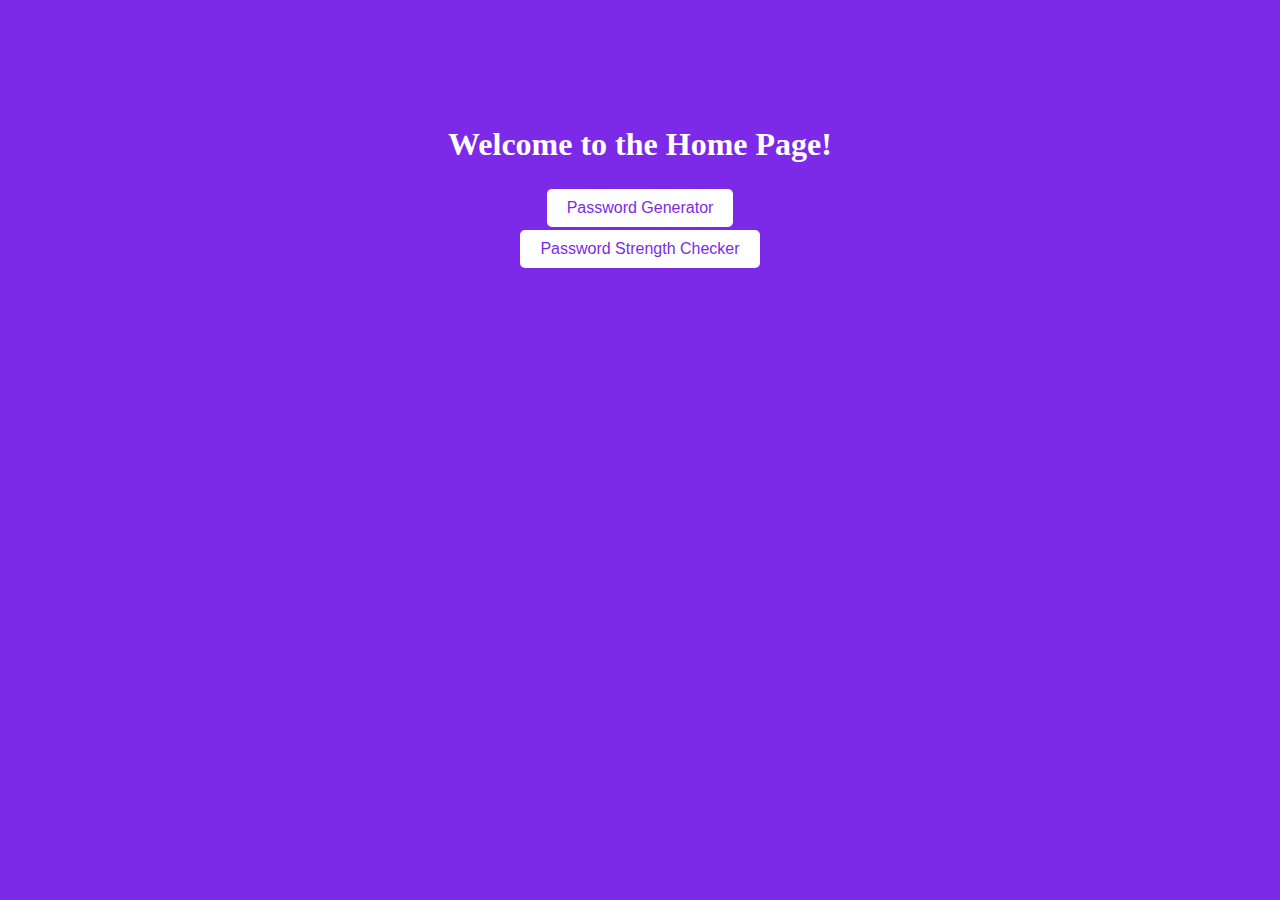
<file: index.html>
<html>
<head>
    <title>Home Page</title>
    <style>
        body {
            background-color: #7D2AE8;
            text-align: center;
        }
        h1{
            color: #FFFFFF;
            margin-top:10%;
        }
        .password-generator-button {
            margin-top: 0.3%;
            border-radius: 5px;
            background-color: #FFFFFF;
            padding: 10px 20px;
            font-size: 16px;
            border: none;
            color: #7D2AE8;
            font-family: Arial;
            cursor: pointer;
        }

        .password-strength-checker-button {
            margin-top: 0.3%;
            border-radius: 5px;
            background-color: #FFFFFF;
            padding: 10px 20px;
            font-size: 16px;
            border: none;
            color: #7D2AE8;
            font-family: Arial;
            cursor: pointer;
        }
    </style>
</head>
<body>
    <h1>Welcome to the Home Page!</h1>
    <button class="password-generator-button">Password Generator</button><br/>
    <button class="password-strength-checker-button">Password Strength Checker</button>
    <script>
        const generatorButton = document.querySelector('.password-generator-button');
        const strengthCheckerButton = document.querySelector('.password-strength-checker-button');

        generatorButton.addEventListener('click', () => {
            // Redirect to the password generator page
            window.location.href = 'passgene.html';
        });

        strengthCheckerButton.addEventListener('click', () => {
            // Redirect to the password strength checker page
            window.location.href = 'passchecker.html';
        });
    </script>
</body>
</html>
</file>
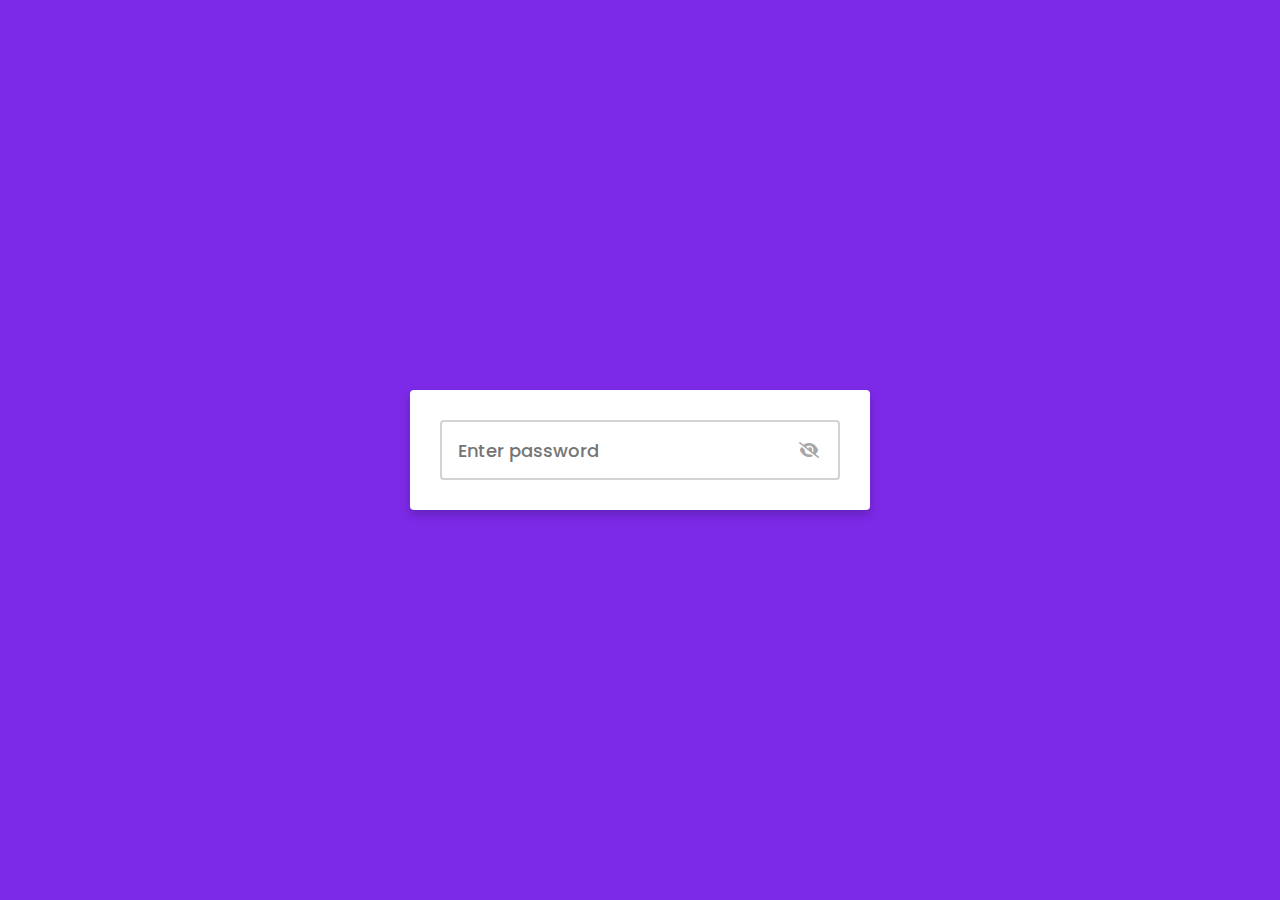
<file: passchecker.html>
<!DOCTYPE html>
<html lang="en" dir="ltr">
  <head>
    <meta charset="UTF-8">
    <!--<title> Show Password Strength </title>-->
    <link rel="stylesheet" href="checkstyle.css">
    <!-- Fontawesome CDN Link -->
    <link rel="stylesheet" href="https://cdnjs.cloudflare.com/ajax/libs/font-awesome/6.0.0-beta2/css/all.min.css"/>
  </head>
<body>
  <div class="container">
    <div class="input-box">
      <i class="fas fa-eye-slash show_hide"></i>
      <input spellcheck="false" type="password" placeholder="Enter password">
    </div>
    <div class="indicator">
      <div class="icon-text">
        <i class="fas fa-exclamation-circle error_icon"></i>
        <h6 class="text"></h6>
      </div>
    </div>
  </div>

  <script>
  const input = document.querySelector("input"),
        showHide = document.querySelector(".show_hide"),
        indicator = document.querySelector(".indicator"),
        iconText = document.querySelector(".icon-text"),
        text = document.querySelector(".text");

  // js code to show & hide password

  showHide.addEventListener("click", ()=>{
    if(input.type === "password"){
      input.type = "text";
      showHide.classList.replace("fa-eye-slash","fa-eye");
    }else {
      input.type = "password";
      showHide.classList.replace("fa-eye","fa-eye-slash");
    }
  });

  // js code to show password strength (with regex)

  let alphabet = /[a-zA-Z]/, //letter a to z and A to Z
      numbers = /[0-9]/, //numbers 0 to 9
      scharacters = /[!,@,#,$,%,^,&,*,?,_,(,),-,+,=,~]/; //special characters

  input.addEventListener("keyup", ()=>{
    indicator.classList.add("active");

    let val = input.value;
    if(val.match(alphabet) || val.match(numbers) || val.match(scharacters)){
      text.textContent = "Password is weak";
      input.style.borderColor = "#FF6333";
      showHide.style.color = "#FF6333";
      iconText.style.color = "#FF6333";
    }
    if(val.match(alphabet) && val.match(numbers) && val.length >= 6){
      text.textContent = "Password is medium";
      input.style.borderColor = "#cc8500";
      showHide.style.color = "#cc8500";
      iconText.style.color = "#cc8500";
    }
    if(val.match(alphabet) && val.match(numbers) && val.match(scharacters) && val.length >= 8){
      text.textContent = "Password is strong";
      input.style.borderColor = "#22C32A";
      showHide.style.color = "#22C32A";
      iconText.style.color = "#22C32A";
    }

    if(val == ""){
      indicator.classList.remove("active");
      input.style.borderColor = "#A6A6A6";
      showHide.style.color = "#A6A6A6";
      iconText.style.color = "#A6A6A6";
    }
  });

  </script>

</body>
</html>
</file>
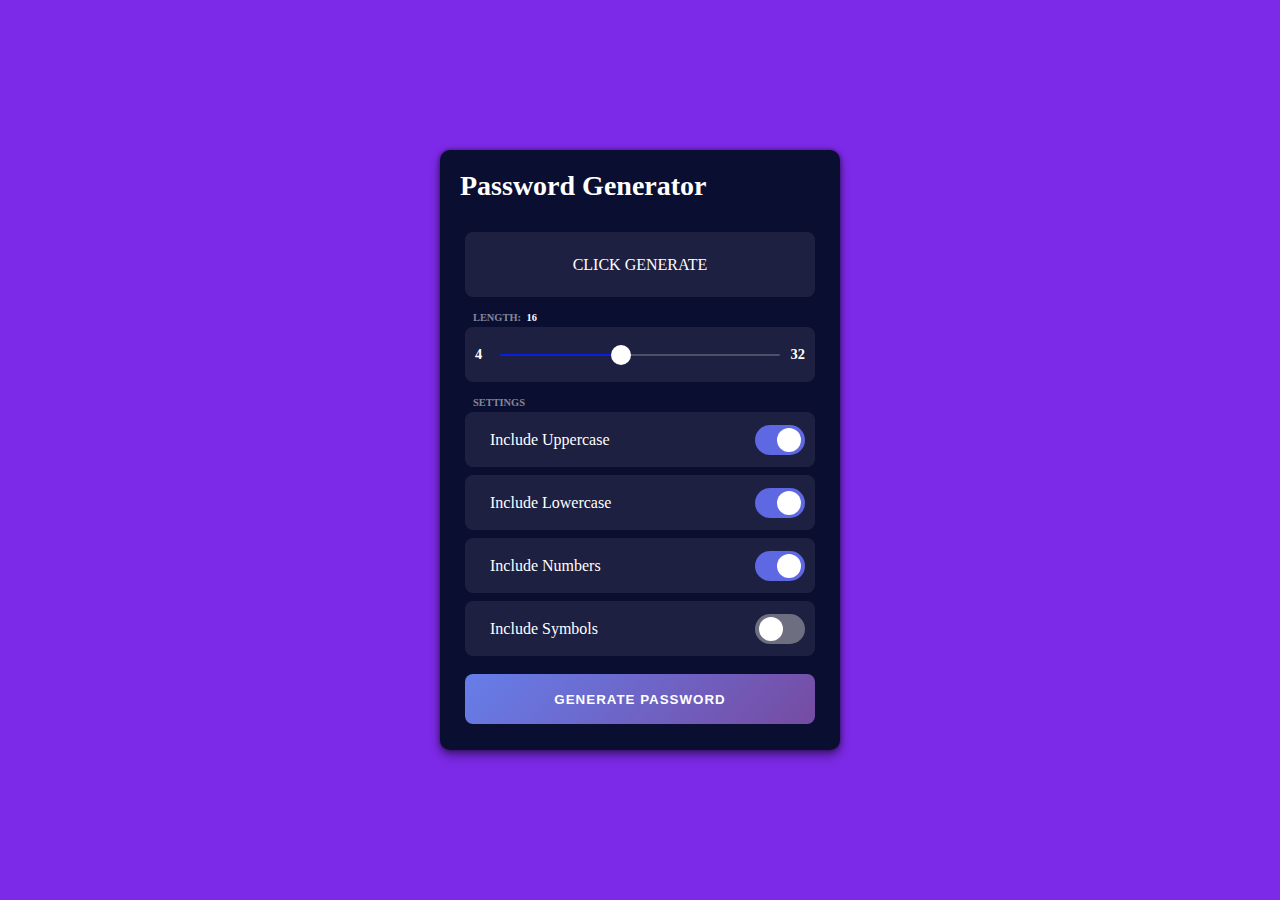
<file: passgene.html>
<!DOCTYPE html>
<html lang="en">
<head>
    <meta charset="UTF-8">
    <meta http-equiv="X-UA-Compatible" content="IE=edge">
    <meta name="viewport" content="width=device-width, initial-scale=1.0">
    <title>Password Generator</title>
    <link rel="stylesheet" href="genestyle.css">
</head>
<body>
    <div class="container">
        <h2 class="title">Password Generator</h2>
        <div class="result">
            <div class="result__title field-title">Generated Password</div>
            <div class="result__info right">click to copy</div>
            <div class="result__info left">copied</div>
            <div class="result__viewbox" id="result">CLICK GENERATE</div>
            <button id="copy-btn" style="--x: 0; --y: 0"><i class="far fa-copy"></i></button>
        </div>
        <div class="length range__slider" data-min="4" data-max="32">
            <div class="length__title field-title" data-length='0'>length:</div>
            <input id="slider" type="range" min="4" max="32" value="16" />
        </div>
    
        <div class="settings">
            <span class="settings__title field-title">settings</span>
            <div class="setting">
                <input type="checkbox" id="uppercase" checked />
                <label for="uppercase">Include Uppercase</label>
            </div>
            <div class="setting">
                <input type="checkbox" id="lowercase" checked />
                <label for="lowercase">Include Lowercase</label>
            </div>
            <div class="setting">
                <input type="checkbox" id="number" checked />
                <label for="number">Include Numbers</label>
            </div>
            <div class="setting">
                <input type="checkbox" id="symbol" />
                <label for="symbol">Include Symbols</label>
            </div>
        </div>
    
        <button class="btn generate" id="generate">Generate Password</button>
    </div>
    

    <script src="genescript.js"></script>
</body>
</html>
</file>
<file: checkstyle.css>
@import url('https://fonts.googleapis.com/css?family=Poppins:400,500,600,700&display=swap');
*{
  margin: 0;
  padding: 0;
  box-sizing: border-box;
  font-family: 'Poppins', sans-serif;
}
body{
  height: 100vh;
  display: flex;
  align-items: center;
  justify-content: center;
  background: #7D2AE8;
}
.container{
  position: relative;
  max-width: 460px;
  width: 100%;
  background: #fff;
  border-radius: 4px;
  padding: 30px;
  margin: 0 20px;
  box-shadow: 0 5px 10px rgba(0,0,0,0.2);
}
.container .input-box{
  position: relative;
}
.input-box .show_hide{
  position: absolute;
  right: 16px;
  top: 50%;
  transform: translateY(-50%);
  color: #A6A6A6;
  padding: 5px;
  cursor: pointer;
}
.input-box input{
  height: 60px;
  width: 100%;
  border: 2px solid #d3d3d3;
  border-radius: 4px;
  font-size: 18px;
  font-weight: 500;
  color: #333;
  outline: none;
  padding: 0 50px 0 16px;
}
.container .indicator{
  display: none;
}
.container .indicator.active{
  display: block;
  margin-top: 14px;
}
.indicator .icon-text{
  display: flex;
  align-items: center;
}
.icon-text .error_icon{
  margin-right: 8px;
}
.icon-text .text{
  font-size: 14px;
  font-weight: 500;
  letter-spacing: 1px;
}
</file>
<file: genestyle.css>
* {
    margin: 0;
    padding: 0;
    box-sizing: border-box;
}
body {
    width: 100%;
    height: 100vh;
    background: #7D2AE8;
    display: flex;
    justify-content: center;
    align-items: center;
}
button {
    border: 0;
    outline: 0;
}
.container {
    margin: 40px 0;
    width: 400px;
    height: 600px;
    padding: 10px 25px;
    background: #0a0e31;
    border-radius: 10px;
    box-shadow: 0 0 5px rgba(0, 0, 0, 0.45), 0 4px 8px rgba(0, 0, 0, 0.35), 0 8px 12px rgba(0, 0, 0, 0.15);
    font-family: "Montserrat";
}
.container h2.title {
    font-size: 1.75rem;
    margin: 10px -5px;
    margin-bottom: 30px;
    color: #fff;
}
.result {
    position: relative;
    width: 100%;
    height: 65px;
    overflow: hidden;
}
.result__info {
    position: absolute;
    bottom: 4px;
    color: #fff;
    font-size: 0.8rem;
    transition: all 150ms ease-in-out;
    transform: translateY(200%);
    opacity: 0;
}
.result__info.right {
    right: 8px;
}
.result__info.left {
    left: 8px;
}
.result__viewbox {
    width: 100%;
    height: 100%;
    background: rgba(255, 255, 255, 0.08);
    border-radius: 8px;
    color: #fff;
    text-align: center;
    line-height: 65px;
}
.result #copy-btn {
    position: absolute;
    top: var(--y);
    left: var(--x);
    width: 38px;
    height: 38px;
    background: #fff;
    border-radius: 50%;
    opacity: 0;
    transform: translate(-50%, -50%) scale(0);
    transition: all 350ms cubic-bezier(0.175, 0.885, 0.32, 1.275);
    cursor: pointer;
    z-index: 2;
}
.result #copy-btn:active {
    box-shadow: 0 0 0 200px rgba(255, 255, 255, 0.08);
}
.result:hover #copy-btn {
    opacity: 1;
    transform: translate(-50%, -50%) scale(1.35);
}
.field-title {
    position: absolute;
    top: -10px;
    left: 8px;
    transform: translateY(-50%);
    font-weight: 800;
    color: rgba(255, 255, 255, 0.5);
    text-transform: uppercase;
    font-size: 0.65rem;
    pointer-events: none;
    user-select: none;
}
.options {
    width: 100%;
    height: auto;
    margin: 50px 0;
}
.range__slider {
    position: relative;
    width: 100%;
    height: calc(65px - 10px);
    display: flex;
    justify-content: center;
    align-items: center;
    background: rgba(255, 255, 255, 0.08);
    border-radius: 8px;
    margin: 30px 0;
}
.range__slider::before, .range__slider::after {
    position: absolute;
    color: #fff;
    font-size: 0.9rem;
    font-weight: bold;
}
.range__slider::before {
    content: attr(data-min);
    left: 10px;
}
.range__slider::after {
    content: attr(data-max);
    right: 10px;
}
.range__slider .length__title::after {
    content: attr(data-length);
    position: absolute;
    right: -16px;
    font-variant-numeric: tabular-nums;
    color: #fff;
}
#slider {
    -webkit-appearance: none;
    width: calc(100% - (70px));
    height: 2px;
    border-radius: 5px;
    background: rgba(255, 255, 255, 0.314);
    outline: none;
    padding: 0;
    margin: 0;
    cursor: pointer;
}
#slider::-webkit-slider-thumb {
    -webkit-appearance: none;
    width: 20px;
    height: 20px;
    border-radius: 50%;
    background: #fff;
    cursor: pointer;
    transition: all 0.15s ease-in-out;
}
#slider::-webkit-slider-thumb:hover {
    background: #d4d4d4;
    transform: scale(1.2);
}
#slider::-moz-range-thumb {
    width: 20px;
    height: 20px;
    border: 0;
    border-radius: 50%;
    background: #fff;
    cursor: pointer;
    transition: background 0.15s ease-in-out;
}
#slider::-moz-range-thumb:hover {
    background: #d4d4d4;
}
.settings {
    position: relative;
    height: auto;
    widows: 100%;
    display: flex;
    flex-direction: column;
}
.settings .setting {
    position: relative;
    width: 100%;
    height: calc(65px - 10px);
    background: rgba(255, 255, 255, 0.08);
    border-radius: 8px;
    display: flex;
    align-items: center;
    padding: 10px 25px;
    color: #fff;
    margin-bottom: 8px;
}
.settings .setting input {
    opacity: 0;
    position: absolute;
}
.settings .setting input + label {
    user-select: none;
}
.settings .setting input + label::before, .settings .setting input + label::after {
    content: "";
    position: absolute;
    transition: 150ms cubic-bezier(0.24, 0, 0.5, 1);
    transform: translateY(-50%);
    top: 50%;
    right: 10px;
    cursor: pointer;
}
.settings .setting input + label::before {
    height: 30px;
    width: 50px;
    border-radius: 30px;
    background: rgba(214, 214, 214, 0.434);
}
.settings .setting input + label::after {
    height: 24px;
    width: 24px;
    border-radius: 60px;
    right: 32px;
    background: #fff;
}
.settings .setting input:checked + label:before {
    background: #5d68e2;
    transition: all 150ms cubic-bezier(0, 0, 0, 0.1);
}
.settings .setting input:checked + label:after {
    right: 14px;
}
.settings .setting input:focus + label:before {
    box-shadow: 0 0 0 2px rgba(255, 255, 255, 0.75);
}
.settings .setting input:disabled + label:before, .settings .setting input:disabled + label:after {
    cursor: not-allowed;
}
.settings .setting input:disabled + label:before {
    background: #4f4f6a;
}
.settings .setting input:disabled + label:after {
    background: #909090;
}
.btn.generate {
    user-select: none;
    position: relative;
    width: 100%;
    height: 50px;
    margin: 10px 0;
    border-radius: 8px;
    color: #fff;
    border: none;
    background-image: linear-gradient(135deg, #667eea 0%, #764ba2 100%);
    letter-spacing: 1px;
    font-weight: bold;
    text-transform: uppercase;
    cursor: pointer;
    transition: all 150ms ease;
}
.btn.generate:active {
    transform: translateY(-3%);
    box-shadow: 0 4px 8px rgba(255, 255, 255, 0.08);
}
.support {
    position: fixed;
    right: 10px;
    bottom: 10px;
    padding: 10px;
    display: flex;
}
a {
    margin: 0 20px;
    color: #fff;
    font-size: 2rem;
    transition: all 400ms ease;
}
a:hover {
    color: #222;
}
.github-corner svg {
    position: absolute;
    right: 0;
    top: 0;
    mix-blend-mode: darken;
    color: #eee;
    fill: #353535;
    clip-path: polygon(0 0, 100% 0, 100% 100%);
}
.github-corner:hover .octo-arm {
    animation: octocat-wave 0.56s;
}
@keyframes octocat-wave {
    0%, 100% {
        transform: rotate(0);
   }
    20%, 60% {
        transform: rotate(-20deg);
   }
    40%, 80% {
        transform: rotate(10deg);
   }
}
</file>
